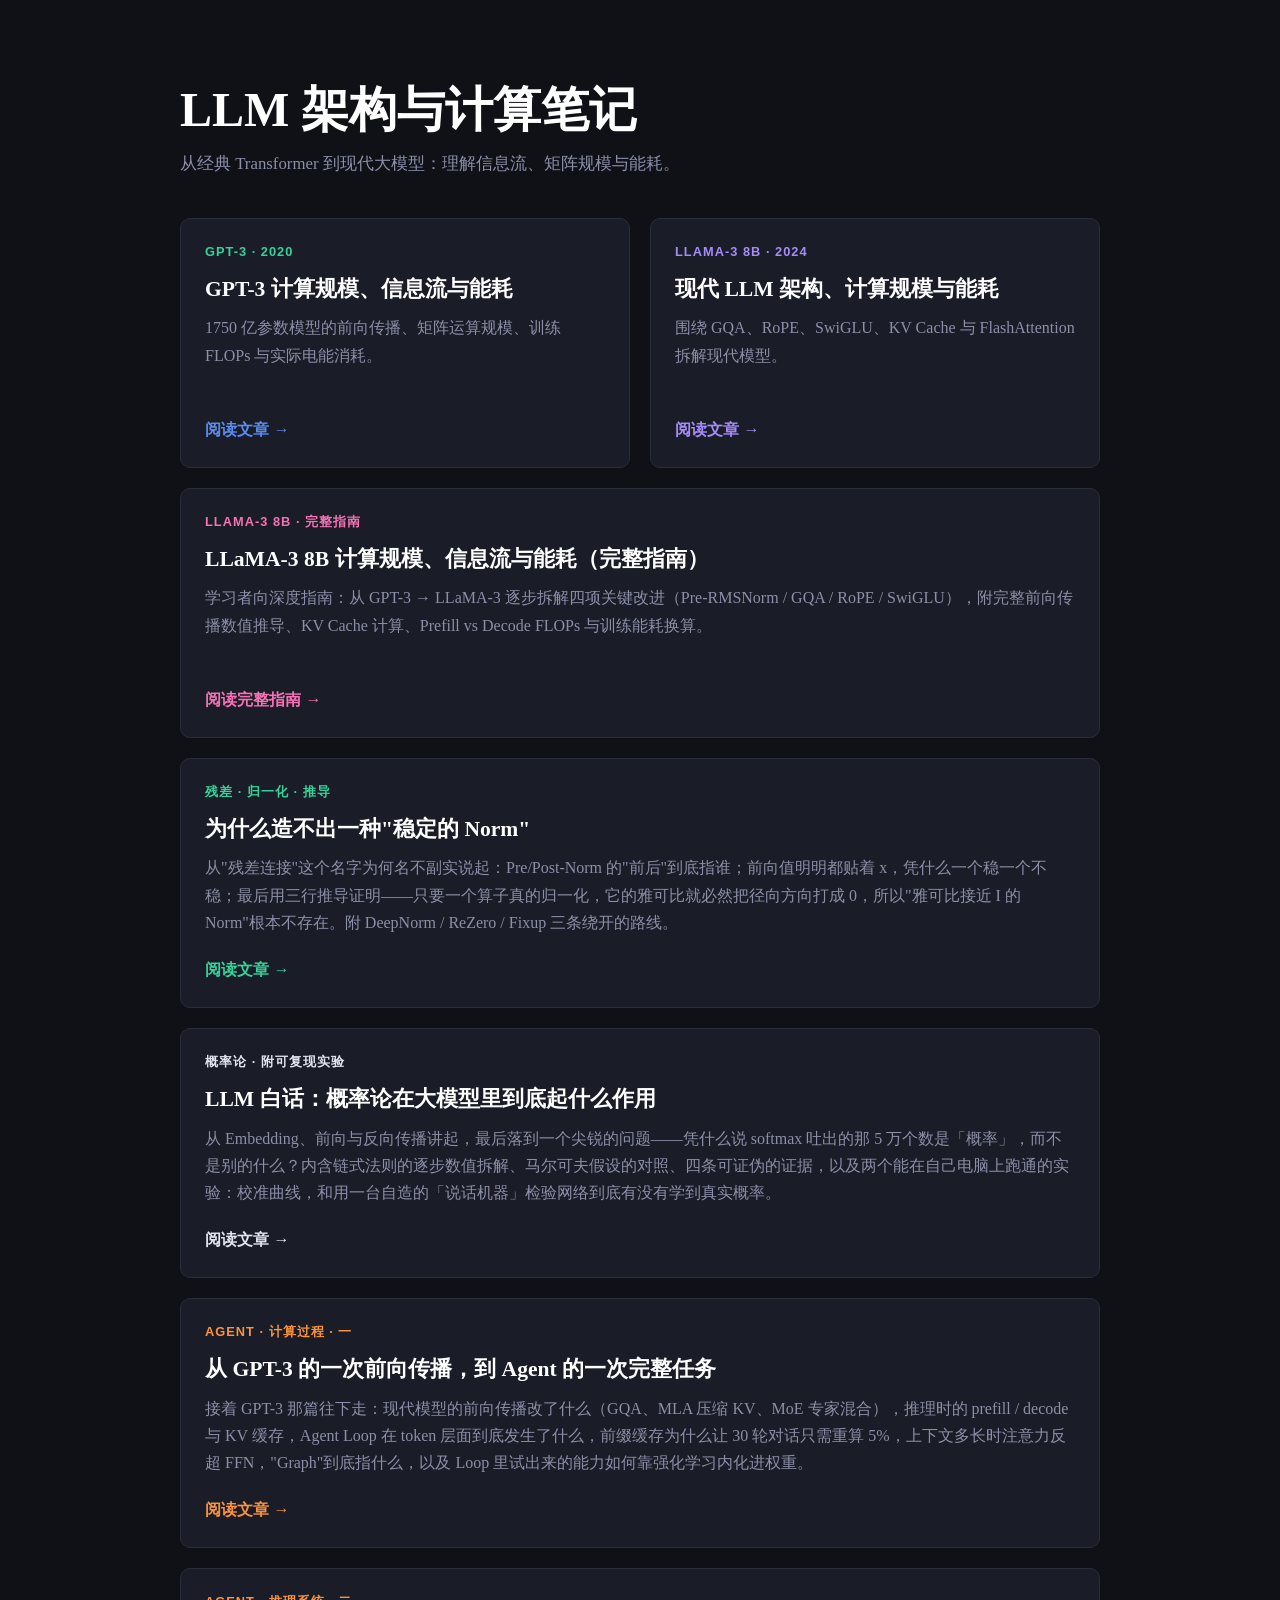
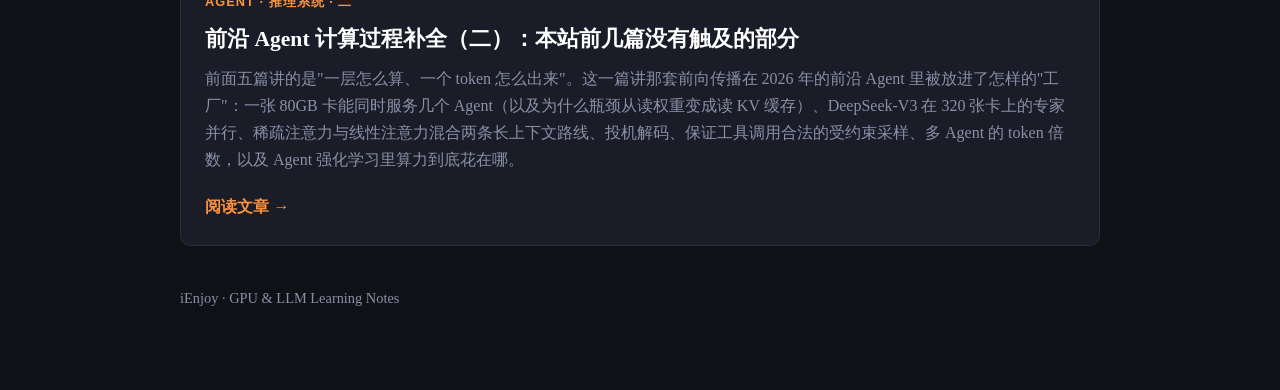
<file: index.html>
<!DOCTYPE html>
<html lang="zh-CN">
<head>
<meta charset="UTF-8">
<meta name="viewport" content="width=device-width, initial-scale=1.0">
<meta name="description" content="大语言模型架构、计算规模与能耗学习笔记">
<title>LLM 架构与计算笔记</title>
<style>
  :root {
    --bg: #0f1117;
    --surface: #1a1d27;
    --border: #2a2d3a;
    --text: #e2e4ed;
    --muted: #8b8fa8;
    --accent: #5b8af0;
    --accent2: #a78bfa;
    --green: #34d399;
  }

  * { box-sizing: border-box; }

  body {
    margin: 0;
    min-height: 100vh;
    background: var(--bg);
    color: var(--text);
    font-family: Georgia, "Noto Serif SC", serif;
    line-height: 1.7;
  }

  main {
    width: min(920px, calc(100% - 2rem));
    margin: 0 auto;
    padding: 5rem 0;
  }

  header {
    margin-bottom: 2.5rem;
  }

  h1 {
    margin: 0 0 0.6rem;
    color: #fff;
    font-size: clamp(2rem, 5vw, 3rem);
    line-height: 1.25;
  }

  header p {
    margin: 0;
    color: var(--muted);
    font-size: 1.05rem;
  }

  .articles {
    display: grid;
    grid-template-columns: repeat(2, minmax(0, 1fr));
    gap: 1.25rem;
  }

  .card {
    display: flex;
    min-height: 250px;
    flex-direction: column;
    padding: 1.5rem;
    color: inherit;
    text-decoration: none;
    background: var(--surface);
    border: 1px solid var(--border);
    border-radius: 10px;
    transition: transform 160ms ease, border-color 160ms ease;
  }

  .card:hover,
  .card:focus-visible {
    transform: translateY(-3px);
    border-color: var(--accent);
    outline: none;
  }

  .tag {
    color: var(--green);
    font: 600 0.8rem/1.4 -apple-system, BlinkMacSystemFont, "Segoe UI", sans-serif;
    letter-spacing: 0.08em;
    text-transform: uppercase;
  }

  h2 {
    margin: 0.8rem 0 0.65rem;
    color: #fff;
    font-size: 1.35rem;
    line-height: 1.4;
  }

  .card p {
    margin: 0;
    color: var(--muted);
  }

  .open {
    margin-top: auto;
    padding-top: 1.25rem;
    color: var(--accent);
    font-family: -apple-system, BlinkMacSystemFont, "Segoe UI", sans-serif;
    font-weight: 600;
  }

  .llama .tag,
  .llama .open { color: var(--accent2); }

  .llama:hover,
  .llama:focus-visible { border-color: var(--accent2); }

  .guide .tag { color: #f472b6; }
  .guide .open { color: #f472b6; }
  .guide:hover,
  .guide:focus-visible { border-color: #f472b6; }

  .norm .tag { color: var(--green); }
  .norm .open { color: var(--green); }
  .norm:hover,
  .norm:focus-visible { border-color: var(--green); }

  .prob .tag { color: var(--yellow); }
  .prob .open { color: var(--yellow); }
  .prob:hover,
  .prob:focus-visible { border-color: var(--yellow); }

  .agent .tag { color: #fb923c; }
  .agent .open { color: #fb923c; }
  .agent:hover,
  .agent:focus-visible { border-color: #fb923c; }

  footer {
    margin-top: 2.5rem;
    color: var(--muted);
    font-size: 0.9rem;
  }

  @media (max-width: 680px) {
    main { padding: 3rem 0; }
    .articles { grid-template-columns: 1fr; }
    .card { min-height: 220px; }
  }
</style>
</head>
<body>
<main>
  <header>
    <h1>LLM 架构与计算笔记</h1>
    <p>从经典 Transformer 到现代大模型：理解信息流、矩阵规模与能耗。</p>
  </header>

  <section class="articles" aria-label="文章列表">
    <a class="card" href="gpt3.html">
      <span class="tag">GPT-3 · 2020</span>
      <h2>GPT-3 计算规模、信息流与能耗</h2>
      <p>1750 亿参数模型的前向传播、矩阵运算规模、训练 FLOPs 与实际电能消耗。</p>
      <span class="open">阅读文章 →</span>
    </a>

    <a class="card llama" href="llama3-8b.html">
      <span class="tag">LLaMA-3 8B · 2024</span>
      <h2>现代 LLM 架构、计算规模与能耗</h2>
      <p>围绕 GQA、RoPE、SwiGLU、KV Cache 与 FlashAttention 拆解现代模型。</p>
      <span class="open">阅读文章 →</span>
    </a>

    <a class="card guide" href="llama3-8b-guide.html" style="grid-column: 1 / -1;">
      <span class="tag">LLaMA-3 8B · 完整指南</span>
      <h2>LLaMA-3 8B 计算规模、信息流与能耗（完整指南）</h2>
      <p>学习者向深度指南：从 GPT-3 → LLaMA-3 逐步拆解四项关键改进（Pre-RMSNorm / GQA / RoPE / SwiGLU），附完整前向传播数值推导、KV Cache 计算、Prefill vs Decode FLOPs 与训练能耗换算。</p>
      <span class="open">阅读完整指南 →</span>
    </a>

    <a class="card norm" href="residual-norm.html" style="grid-column: 1 / -1;">
      <span class="tag">残差 · 归一化 · 推导</span>
      <h2>为什么造不出一种"稳定的 Norm"</h2>
      <p>从"残差连接"这个名字为何名不副实说起：Pre/Post-Norm 的"前后"到底指谁；前向值明明都贴着 x，凭什么一个稳一个不稳；最后用三行推导证明——只要一个算子真的归一化，它的雅可比就必然把径向方向打成 0，所以"雅可比接近 I 的 Norm"根本不存在。附 DeepNorm / ReZero / Fixup 三条绕开的路线。</p>
      <span class="open">阅读文章 →</span>
    </a>

    <a class="card prob" href="llm-baihua.html" style="grid-column: 1 / -1;">
      <span class="tag">概率论 · 附可复现实验</span>
      <h2>LLM 白话：概率论在大模型里到底起什么作用</h2>
      <p>从 Embedding、前向与反向传播讲起，最后落到一个尖锐的问题——凭什么说 softmax 吐出的那 5 万个数是「概率」，而不是别的什么？内含链式法则的逐步数值拆解、马尔可夫假设的对照、四条可证伪的证据，以及两个能在自己电脑上跑通的实验：校准曲线，和用一台自造的「说话机器」检验网络到底有没有学到真实概率。</p>
      <span class="open">阅读文章 →</span>
    </a>
    <a class="card agent" href="agent-compute-1.html" style="grid-column: 1 / -1;">
      <span class="tag">Agent · 计算过程 · 一</span>
      <h2>从 GPT-3 的一次前向传播，到 Agent 的一次完整任务</h2>
      <p>接着 GPT-3 那篇往下走：现代模型的前向传播改了什么（GQA、MLA 压缩 KV、MoE 专家混合），推理时的 prefill / decode 与 KV 缓存，Agent Loop 在 token 层面到底发生了什么，前缀缓存为什么让 30 轮对话只需重算 5%，上下文多长时注意力反超 FFN，"Graph"到底指什么，以及 Loop 里试出来的能力如何靠强化学习内化进权重。</p>
      <span class="open">阅读文章 →</span>
    </a>

    <a class="card agent" href="agent-compute-2.html" style="grid-column: 1 / -1;">
      <span class="tag">Agent · 推理系统 · 二</span>
      <h2>前沿 Agent 计算过程补全（二）：本站前几篇没有触及的部分</h2>
      <p>前面五篇讲的是"一层怎么算、一个 token 怎么出来"。这一篇讲那套前向传播在 2026 年的前沿 Agent 里被放进了怎样的"工厂"：一张 80GB 卡能同时服务几个 Agent（以及为什么瓶颈从读权重变成读 KV 缓存）、DeepSeek-V3 在 320 张卡上的专家并行、稀疏注意力与线性注意力混合两条长上下文路线、投机解码、保证工具调用合法的受约束采样、多 Agent 的 token 倍数，以及 Agent 强化学习里算力到底花在哪。</p>
      <span class="open">阅读文章 →</span>
    </a>
  </section>

  <footer>iEnjoy · GPU &amp; LLM Learning Notes</footer>
</main>
</body>
</html>
</file>
